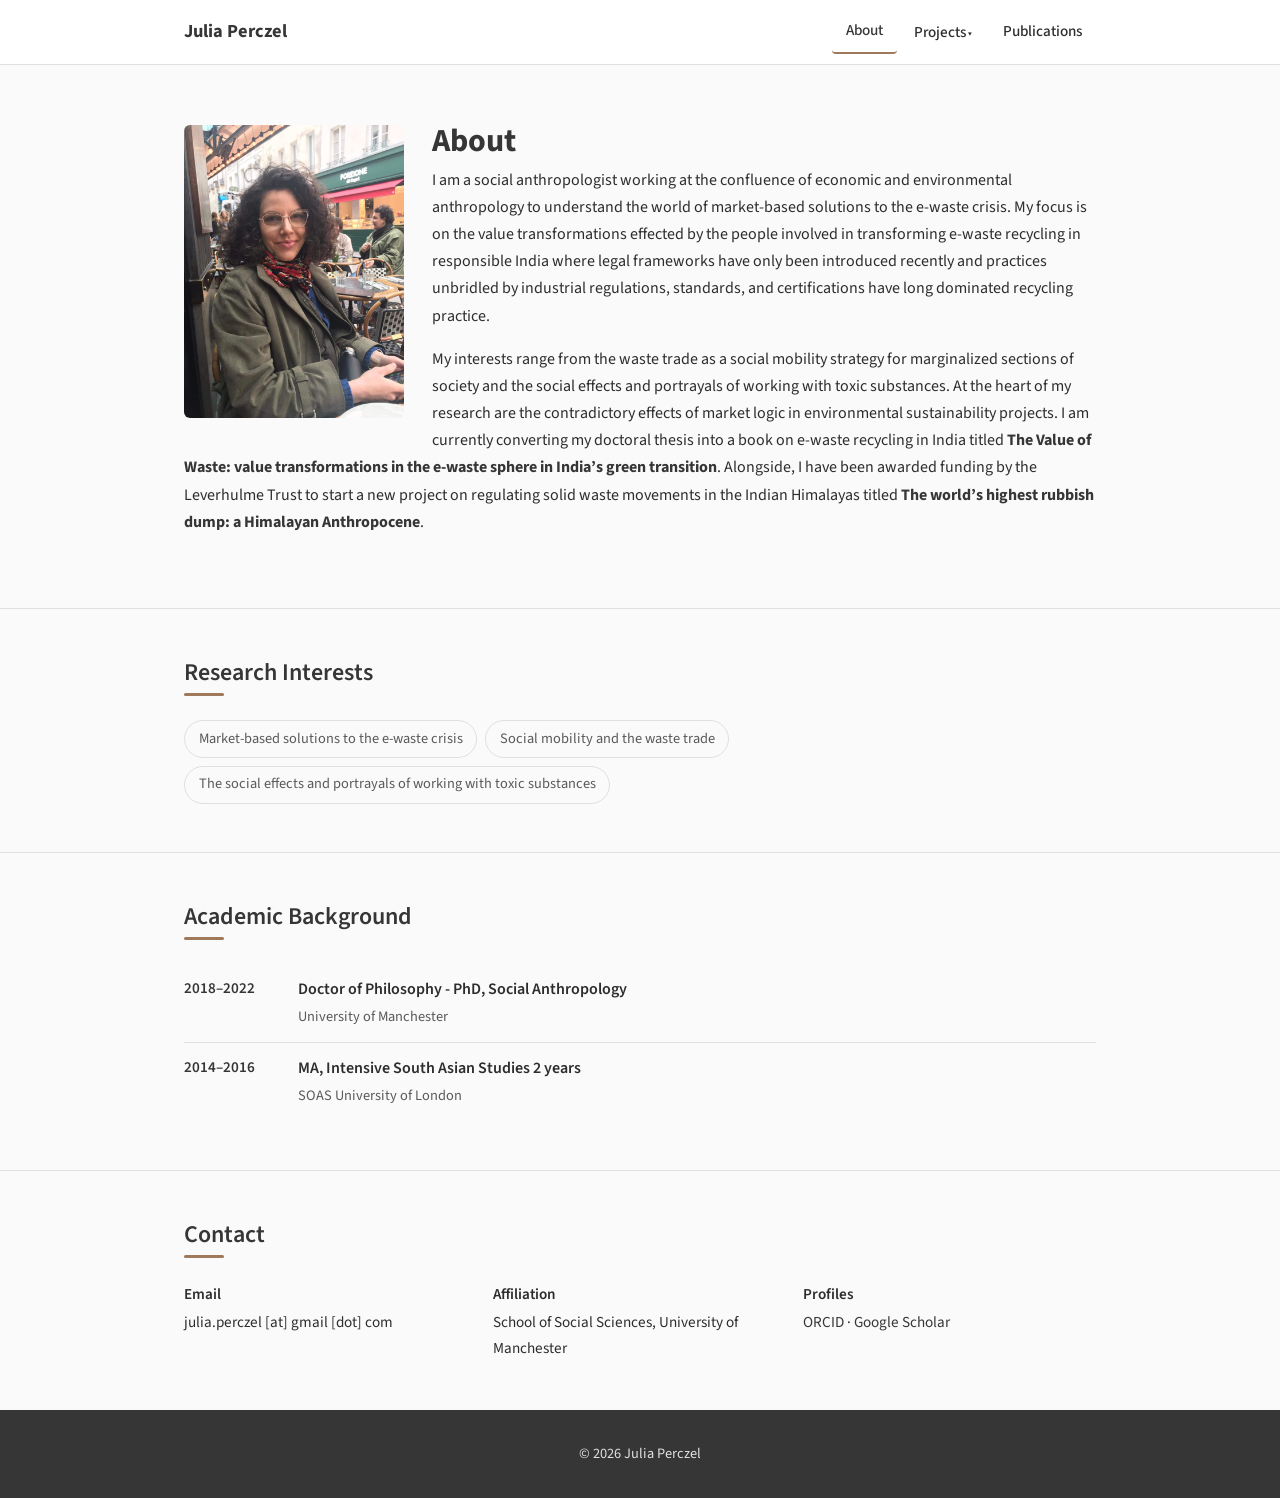
<file: index.html>
<!DOCTYPE html>
<html lang="en">

<head>
  <meta charset="UTF-8">
  <meta name="viewport" content="width=device-width, initial-scale=1.0">
  <title>About — Julia Perczel</title>
  <meta name="description" content="Julia Perczel — social anthropologist researching market-based solutions to the e-waste crisis and waste in the Indian Himalayas.">
  <meta property="og:title" content="Julia Perczel — Social Anthropologist">
  <meta property="og:description" content="Social anthropologist researching market-based solutions to the e-waste crisis and waste in the Indian Himalayas.">
  <meta property="og:type" content="website">
  <link rel="icon" href="data:image/svg+xml,<svg xmlns='http://www.w3.org/2000/svg' viewBox='0 0 64 64'><rect width='64' height='64' rx='10' fill='%23363636'/><text x='32' y='44' font-family='sans-serif' font-size='34' font-weight='700' fill='%23ffffff' text-anchor='middle'>JP</text></svg>">
  <link rel="preconnect" href="https://fonts.googleapis.com">
  <link rel="preconnect" href="https://fonts.gstatic.com" crossorigin>
  <link href="https://fonts.googleapis.com/css2?family=Source+Sans+3:wght@400;500;600;700&display=swap"
    rel="stylesheet">
  <link rel="stylesheet" href="css/style.css">
</head>

<body>

  <!-- Header -->
  <header class="site-header">
    <div class="container">
      <a href="index.html" class="site-title">Julia Perczel</a>
      <button class="menu-toggle" aria-label="Toggle navigation" aria-expanded="false">
        <span></span><span></span><span></span>
      </button>
      <nav>
        <ul class="nav-list" id="nav-list">
          <li><a href="index.html" class="active">About</a></li>
          <li class="dropdown">
            <button type="button" class="dropdown-toggle" aria-haspopup="true" aria-expanded="false">Projects</button>
            <ul class="dropdown-menu">
              <li><a href="e-waste.html">E-Waste</a></li>
              <li><a href="himalayan-waste.html">Himalayan Waste</a></li>
            </ul>
          </li>
          <li><a href="publications.html">Publications</a></li>
        </ul>
      </nav>
    </div>
  </header>

  <main>
    <!-- Hero -->
    <section class="hero">
      <div class="container">

        <img src="images/profile.JPG" alt="Julia Perczel" class="profile-image">
        <h1>About</h1>
        <!-- <p class="subtitle">Social Anthropologist</p> -->
        <p>I am a social anthropologist working at the confluence of economic and environmental anthropology to
          understand the world of market-based solutions to the e-waste crisis. My focus is on the value
          transformations effected by the people involved in transforming e-waste recycling in responsible India
          where legal frameworks have only been introduced recently and practices unbridled by industrial
          regulations, standards, and certifications have long dominated recycling practice.</p>
        <p>My interests range from the waste trade as a social mobility
          strategy for marginalized sections of society and the social
          effects and portrayals of working with toxic substances. At the
          heart of my research are the contradictory effects of market logic
          in environmental sustainability projects. I am currently converting
          my doctoral thesis into a book on e-waste recycling in India titled
          <a href="e-waste.html"><strong>The Value of Waste: value transformations in the e-waste sphere
              in India’s green transition</strong></a>. Alongside, I have been awarded funding
          by the Leverhulme Trust to start a new project on regulating solid
          waste movements in the Indian Himalayas titled
          <a href="himalayan-waste.html"><strong>The world’s highest rubbish dump:
              a Himalayan Anthropocene</strong></a>.
        </p>
      </div>
    </section>

    <!-- Research Interests -->
    <section>
      <div class="container">
        <h2 class="section-heading">Research Interests</h2>
        <ul class="interests-list">
          <li>Market-based solutions to the e-waste crisis</li>
          <li>Social mobility and the waste trade</li>
          <li>The social effects and portrayals of working with toxic substances</li>
        </ul>
      </div>
    </section>

    <!-- Academic Background -->
    <section>
      <div class="container">
        <h2 class="section-heading">Academic Background</h2>
        <div class="timeline">
          <div class="timeline-entry">
            <div class="timeline-year">2018–2022</div>
            <div class="timeline-desc">
              <strong>Doctor of Philosophy - PhD, Social Anthropology</strong>
              <span>University of Manchester</span>
            </div>
          </div>
          <div class="timeline-entry">
            <div class="timeline-year">2014–2016</div>
            <div class="timeline-desc">
              <strong>MA, Intensive South Asian Studies 2 years</strong>
              <span>SOAS University of London</span>
            </div>
          </div>
        </div>
      </div>
    </section>

    <!-- Contact -->
    <section>
      <div class="container">
        <h2 class="section-heading">Contact</h2>
        <div class="contact-grid">
          <div class="contact-item">
            <strong>Email</strong>
            <span>julia.perczel [at] gmail [dot] com</span>
          </div>
          <div class="contact-item">
            <strong>Affiliation</strong>
            School of Social Sciences, University of Manchester
          </div>
          <div class="contact-item">
            <strong>Profiles</strong>
            <a href="https://orcid.org/0000-0003-0117-3803" target="_blank" rel="noopener">ORCID</a> · <a
              href="https://scholar.google.com/citations?user=1sy3N78AAAAJ&hl=en&oi=ao" target="_blank" rel="noopener">Google Scholar</a>
          </div>
        </div>
      </div>
    </section>
  </main>

  <!-- Footer -->
  <footer class="site-footer">
    <div class="container">
      <div class="footer-inner">
        <span>&copy; 2026 Julia Perczel</span>
      </div>
    </div>
  </footer>

  <script>
    (function () {
      var btn = document.querySelector('.menu-toggle');
      var nav = document.getElementById('nav-list');
      btn.addEventListener('click', function () {
        var open = nav.classList.toggle('open');
        btn.setAttribute('aria-expanded', open);
      });

      document.querySelectorAll('.dropdown-toggle').forEach(function (toggle) {
        toggle.addEventListener('click', function (e) {
          e.preventDefault();
          var dropdown = toggle.closest('.dropdown');
          var open = dropdown.classList.toggle('open');
          toggle.setAttribute('aria-expanded', open);
        });
      });

      document.addEventListener('click', function (e) {
        if (!e.target.closest('.dropdown')) {
          document.querySelectorAll('.dropdown.open').forEach(function (d) {
            d.classList.remove('open');
            var t = d.querySelector('.dropdown-toggle');
            if (t) t.setAttribute('aria-expanded', 'false');
          });
        }
      });
    })();
  </script>

</body>

</html>
</file>
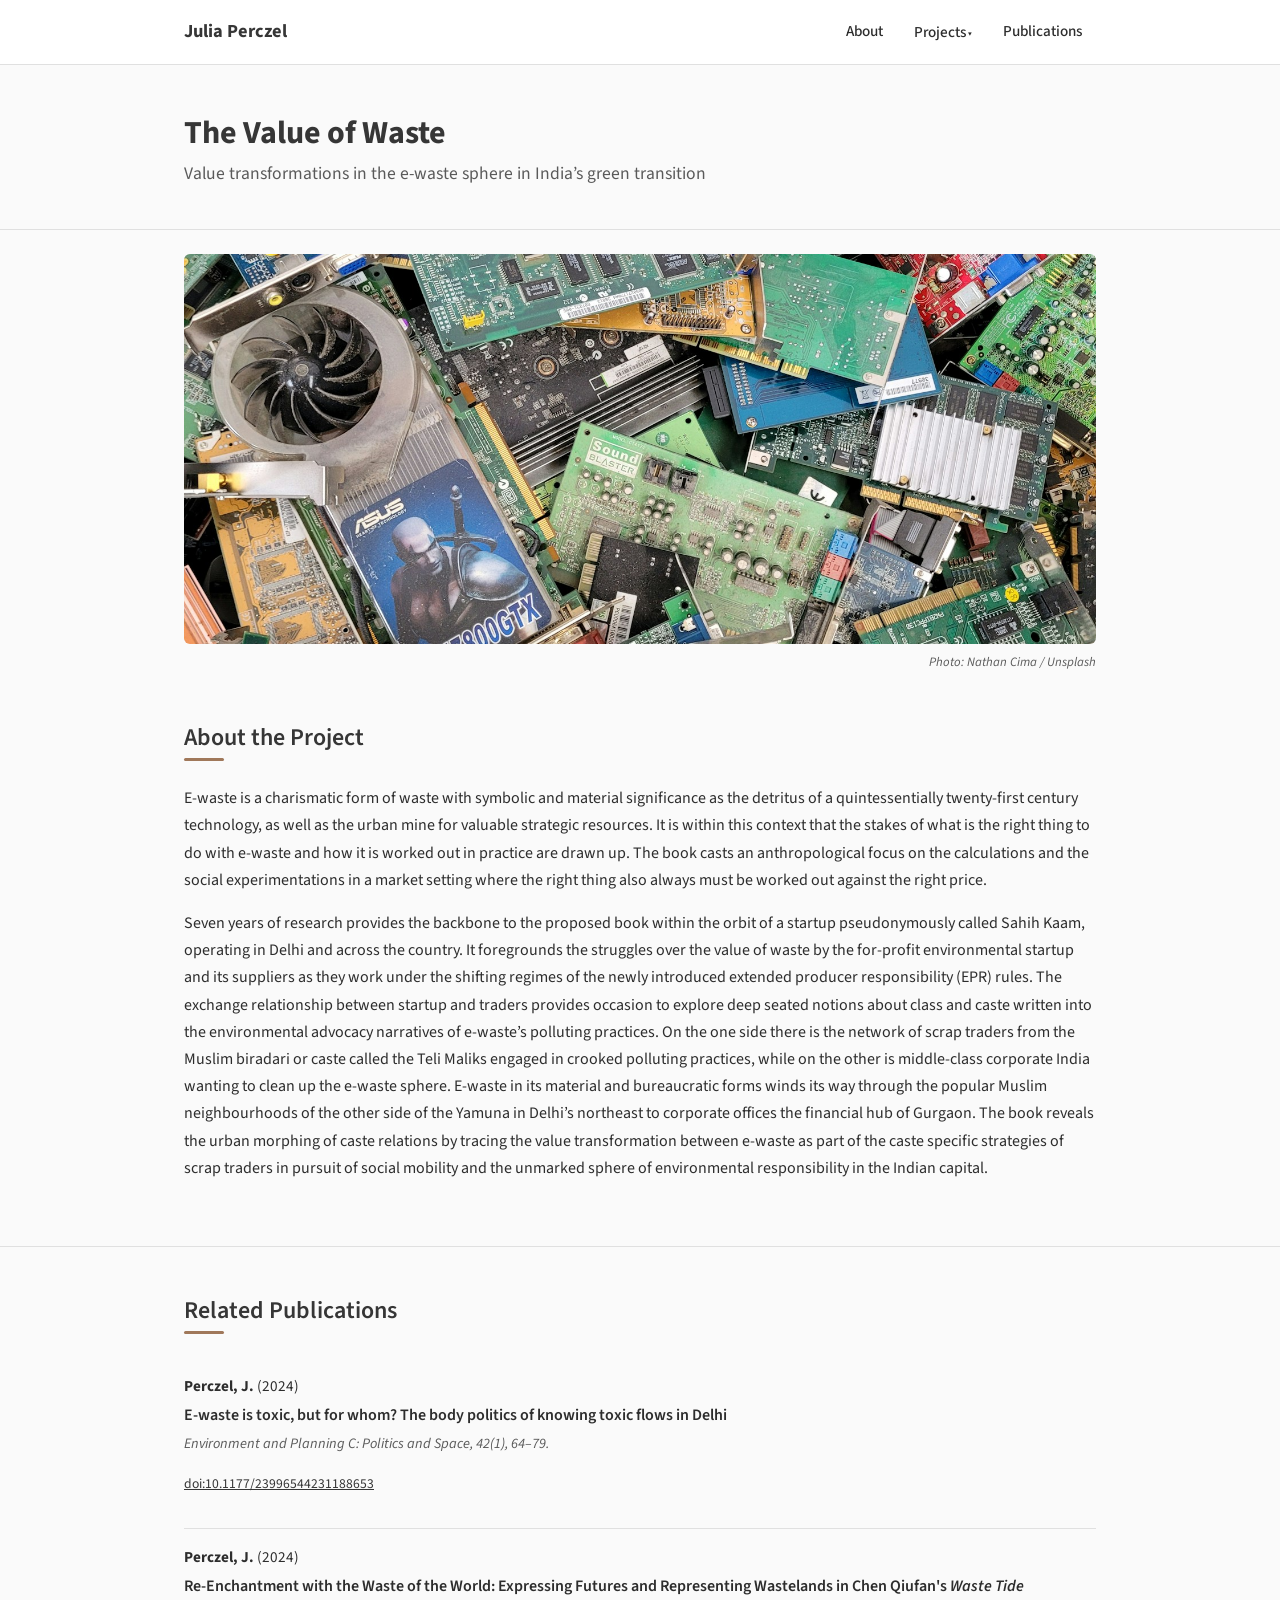
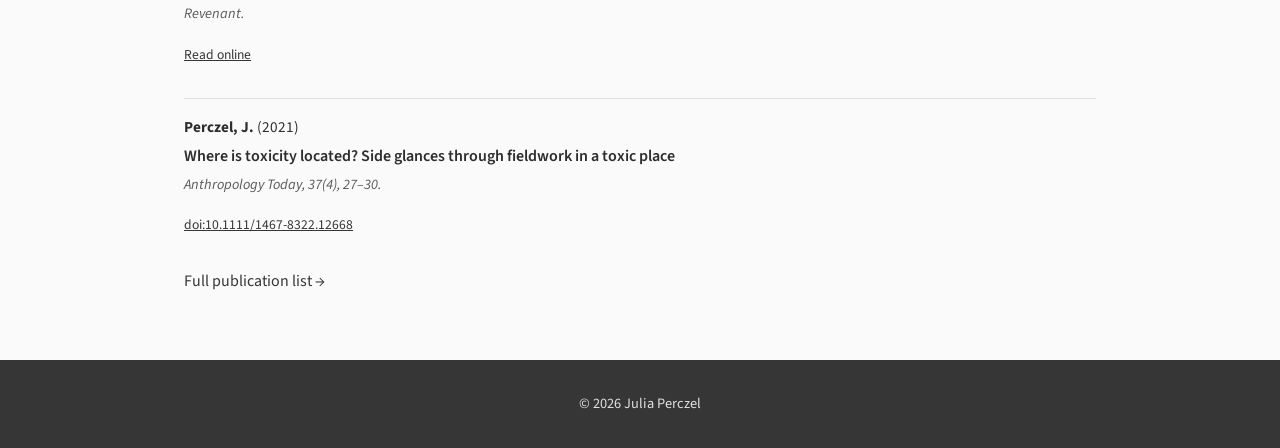
<file: e-waste.html>
<!DOCTYPE html>
<html lang="en">

<head>
  <meta charset="UTF-8">
  <meta name="viewport" content="width=device-width, initial-scale=1.0">
  <title>The Value of Waste — Julia Perczel</title>
  <meta name="description" content="The Value of Waste — Julia Perczel's book project on e-waste recycling and value transformations in India's green transition.">
  <meta property="og:title" content="The Value of Waste — Julia Perczel">
  <meta property="og:description" content="A book project on e-waste recycling and value transformations in India's green transition.">
  <meta property="og:type" content="website">
  <link rel="icon" href="data:image/svg+xml,<svg xmlns='http://www.w3.org/2000/svg' viewBox='0 0 64 64'><rect width='64' height='64' rx='10' fill='%23363636'/><text x='32' y='44' font-family='sans-serif' font-size='34' font-weight='700' fill='%23ffffff' text-anchor='middle'>JP</text></svg>">
  <link rel="preconnect" href="https://fonts.googleapis.com">
  <link rel="preconnect" href="https://fonts.gstatic.com" crossorigin>
  <link href="https://fonts.googleapis.com/css2?family=Source+Sans+3:wght@400;500;600;700&display=swap"
    rel="stylesheet">
  <link rel="stylesheet" href="css/style.css">
</head>

<body>

  <header class="site-header">
    <div class="container">
      <a href="index.html" class="site-title">Julia Perczel</a>
      <button class="menu-toggle" aria-label="Toggle navigation" aria-expanded="false">
        <span></span><span></span><span></span>
      </button>
      <nav>
        <ul class="nav-list" id="nav-list">
          <li><a href="index.html">About</a></li>
          <li class="dropdown">
            <button type="button" class="dropdown-toggle active" aria-haspopup="true" aria-expanded="false">Projects</button>
            <ul class="dropdown-menu">
              <li><a href="e-waste.html" class="active">E-Waste</a></li>
              <li><a href="himalayan-waste.html">Himalayan Waste</a></li>
            </ul>
          </li>
          <li><a href="publications.html">Publications</a></li>
        </ul>
      </nav>
    </div>
  </header>

  <main>
    <section class="page-header">
      <div class="container">
        <h1>The Value of Waste</h1>
        <p class="subtitle">Value transformations in the e-waste sphere in India’s green transition</p>
      </div>
    </section>

    <section class="project-hero-image">
      <div class="container">
        <img src="images/e-waste-hero.jpg" alt="A pile of assorted electronic components" class="project-hero">
        <p class="hero-credit">Photo: <a href="https://unsplash.com/photos/G09BIFdUAGU" target="_blank" rel="noopener">Nathan Cima / Unsplash</a></p>
      </div>
    </section>

    <section>
      <div class="container">
        <h2 class="section-heading">About the Project</h2>
        <p>E-waste is a charismatic form of waste with symbolic and material significance as the detritus of a
          quintessentially twenty-first century technology, as well as the urban mine for valuable strategic resources.
          It is within this context that the stakes of what is the right thing to do with e-waste and how it is worked
          out in practice are drawn up. The book casts an anthropological focus on the calculations and the social
          experimentations in a market setting where the right thing also always must be worked out against the right
          price.</p>
        <p>Seven years of research provides the backbone to the proposed book within the orbit of a startup
          pseudonymously called Sahih Kaam, operating in Delhi and across the country. It foregrounds the struggles over
          the value of waste by the for-profit environmental startup and its suppliers as they work under the shifting
          regimes of the newly introduced extended producer responsibility (EPR) rules. The exchange relationship
          between startup and traders provides occasion to explore deep seated notions about class and caste written
          into the environmental advocacy narratives of e-waste’s polluting practices. On the one side there is the
          network of scrap traders from the Muslim biradari or caste called the Teli Maliks engaged in crooked polluting
          practices, while on the other is middle-class corporate India wanting to clean up the e-waste sphere. E-waste
          in its material and bureaucratic forms winds its way through the popular Muslim neighbourhoods of the other
          side of the Yamuna in Delhi’s northeast to corporate offices the financial hub of Gurgaon. The book reveals
          the urban morphing of caste relations by tracing the value transformation between e-waste as part of the caste
          specific strategies of scrap traders in pursuit of social mobility and the unmarked sphere of environmental
          responsibility in the Indian capital.</p>

      </div>
    </section>

    <section>
      <div class="container">
        <h2 class="section-heading">Related Publications</h2>

        <div class="pub-entry">
          <p class="authors"><span class="highlight">Perczel, J.</span> (2024)</p>
          <p class="pub-title">E-waste is toxic, but for whom? The body politics of knowing toxic flows in Delhi</p>
          <p class="pub-venue">Environment and Planning C: Politics and Space, 42(1), 64–79.</p>
          <p class="pub-doi"><a href="https://doi.org/10.1177/23996544231188653" target="_blank" rel="noopener">doi:10.1177/23996544231188653</a>
          </p>
        </div>

        <div class="pub-entry">
          <p class="authors"><span class="highlight">Perczel, J.</span> (2024)</p>
          <p class="pub-title">Re-Enchantment with the Waste of the World: Expressing Futures and Representing
            Wastelands in Chen Qiufan's <em>Waste Tide</em></p>
          <p class="pub-venue">Revenant.</p>
          <p class="pub-doi"><a
              href="https://www.revenantjournal.com/contents/re-enchantment-with-the-waste-of-the-world-expressing-futures-and-representing-wastelands-in-chen-qiufans-waste-tide/"
              target="_blank" rel="noopener">Read online</a></p>
        </div>

        <div class="pub-entry">
          <p class="authors"><span class="highlight">Perczel, J.</span> (2021)</p>
          <p class="pub-title">Where is toxicity located? Side glances through fieldwork in a toxic place</p>
          <p class="pub-venue">Anthropology Today, 37(4), 27–30.</p>
          <p class="pub-doi"><a href="https://doi.org/10.1111/1467-8322.12668" target="_blank" rel="noopener">doi:10.1111/1467-8322.12668</a></p>
        </div>

        <p class="pub-more"><a href="publications.html">Full publication list →</a></p>
      </div>
    </section>
  </main>

  <footer class="site-footer">
    <div class="container">
      <div class="footer-inner">
        <span>&copy; 2026 Julia Perczel</span>
      </div>
    </div>
  </footer>

  <script>
    (function () {
      var btn = document.querySelector('.menu-toggle');
      var nav = document.getElementById('nav-list');
      btn.addEventListener('click', function () {
        var open = nav.classList.toggle('open');
        btn.setAttribute('aria-expanded', open);
      });

      document.querySelectorAll('.dropdown-toggle').forEach(function (toggle) {
        toggle.addEventListener('click', function (e) {
          e.preventDefault();
          var dropdown = toggle.closest('.dropdown');
          var open = dropdown.classList.toggle('open');
          toggle.setAttribute('aria-expanded', open);
        });
      });

      document.addEventListener('click', function (e) {
        if (!e.target.closest('.dropdown')) {
          document.querySelectorAll('.dropdown.open').forEach(function (d) {
            d.classList.remove('open');
            var t = d.querySelector('.dropdown-toggle');
            if (t) t.setAttribute('aria-expanded', 'false');
          });
        }
      });
    })();
  </script>

</body>

</html>
</file>
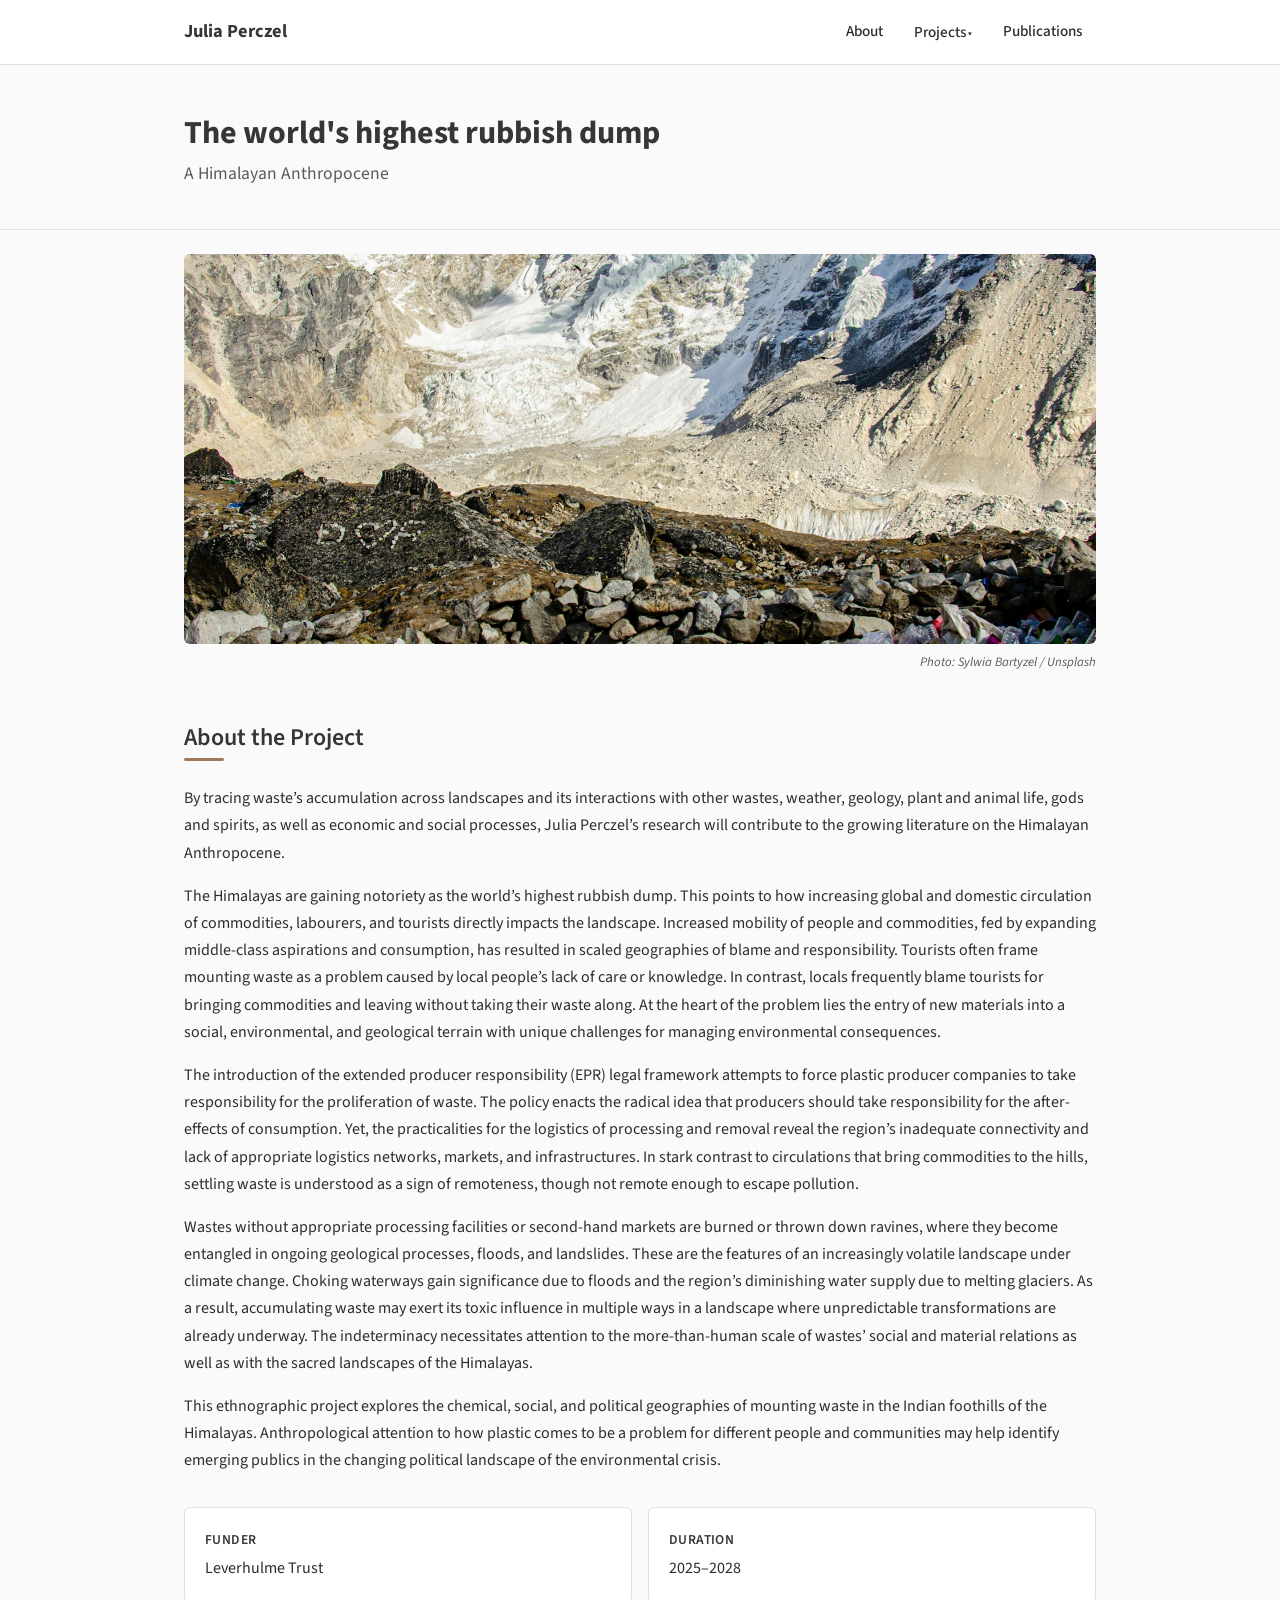
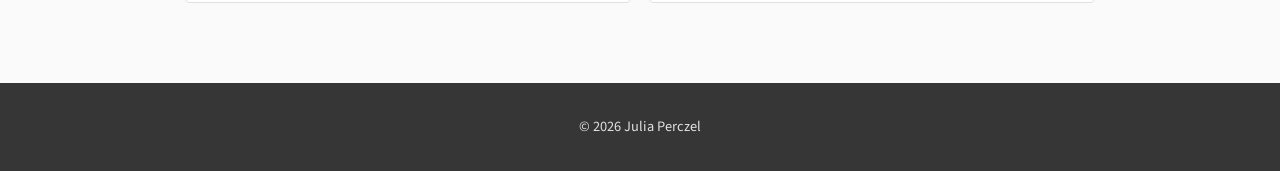
<file: himalayan-waste.html>
<!DOCTYPE html>
<html lang="en">

<head>
  <meta charset="UTF-8">
  <meta name="viewport" content="width=device-width, initial-scale=1.0">
  <title>The world's highest rubbish dump — Julia Perczel</title>
  <meta name="description" content="The world's highest rubbish dump — Julia Perczel's Leverhulme-funded project on waste and the Himalayan Anthropocene.">
  <meta property="og:title" content="The world's highest rubbish dump — Julia Perczel">
  <meta property="og:description" content="A Leverhulme-funded ethnographic project on waste and the Himalayan Anthropocene.">
  <meta property="og:type" content="website">
  <link rel="icon" href="data:image/svg+xml,<svg xmlns='http://www.w3.org/2000/svg' viewBox='0 0 64 64'><rect width='64' height='64' rx='10' fill='%23363636'/><text x='32' y='44' font-family='sans-serif' font-size='34' font-weight='700' fill='%23ffffff' text-anchor='middle'>JP</text></svg>">
  <link rel="preconnect" href="https://fonts.googleapis.com">
  <link rel="preconnect" href="https://fonts.gstatic.com" crossorigin>
  <link href="https://fonts.googleapis.com/css2?family=Source+Sans+3:wght@400;500;600;700&display=swap"
    rel="stylesheet">
  <link rel="stylesheet" href="css/style.css">
</head>

<body>

  <header class="site-header">
    <div class="container">
      <a href="index.html" class="site-title">Julia Perczel</a>
      <button class="menu-toggle" aria-label="Toggle navigation" aria-expanded="false">
        <span></span><span></span><span></span>
      </button>
      <nav>
        <ul class="nav-list" id="nav-list">
          <li><a href="index.html">About</a></li>
          <li class="dropdown">
            <button type="button" class="dropdown-toggle active" aria-haspopup="true" aria-expanded="false">Projects</button>
            <ul class="dropdown-menu">
              <li><a href="e-waste.html">E-Waste</a></li>
              <li><a href="himalayan-waste.html" class="active">Himalayan Waste</a></li>
            </ul>
          </li>
          <li><a href="publications.html">Publications</a></li>
        </ul>
      </nav>
    </div>
  </header>

  <main>
    <section class="page-header">
      <div class="container">
        <h1>The world's highest rubbish dump</h1>
        <p class="subtitle">A Himalayan Anthropocene</p>
      </div>
    </section>

    <section class="project-hero-image">
      <div class="container">
        <img src="images/himalayan-hero.jpg" alt="Snow-covered rocky mountain" class="project-hero">
        <p class="hero-credit">Photo: <a href="https://unsplash.com/photos/amAhBrvmVQc" target="_blank" rel="noopener">Sylwia Bartyzel / Unsplash</a></p>
      </div>
    </section>

    <section>
      <div class="container">
        <h2 class="section-heading">About the Project</h2>
        <p>By tracing waste’s accumulation across landscapes and its interactions with other wastes, weather, geology,
          plant and animal life, gods and spirits, as well as economic and social processes, Julia Perczel’s research
          will contribute to the growing literature on the Himalayan Anthropocene.</p>
        <p>The Himalayas are gaining notoriety as the world’s highest rubbish dump. This points to how increasing global
          and domestic circulation of commodities, labourers, and tourists directly impacts the landscape. Increased
          mobility of people and commodities, fed by expanding middle-class aspirations and consumption, has resulted in
          scaled geographies of blame and responsibility. Tourists often frame mounting waste as a problem caused by
          local people’s lack of care or knowledge. In contrast, locals frequently blame tourists for bringing
          commodities and leaving without taking their waste along. At the heart of the problem lies the entry of new
          materials into a social, environmental, and geological terrain with unique challenges for managing
          environmental consequences.</p>
        <p>The introduction of the extended producer responsibility (EPR) legal framework attempts to force plastic
          producer companies to take responsibility for the proliferation of waste. The policy enacts the radical idea
          that producers should take responsibility for the after-effects of consumption. Yet, the practicalities for
          the logistics of processing and removal reveal the region’s inadequate connectivity and lack of appropriate
          logistics networks, markets, and infrastructures. In stark contrast to circulations that bring commodities to
          the hills, settling waste is understood as a sign of remoteness, though not remote enough to escape pollution.
        </p>
        <p>Wastes without appropriate processing facilities or second-hand markets are burned or thrown down ravines,
          where they become entangled in ongoing geological processes, floods, and landslides. These are the features of
          an increasingly volatile landscape under climate change. Choking waterways gain significance due to floods and
          the region’s diminishing water supply due to melting glaciers. As a result, accumulating waste may exert its
          toxic influence in multiple ways in a landscape where unpredictable transformations are already underway. The
          indeterminacy necessitates attention to the more-than-human scale of wastes’ social and material relations as
          well as with the sacred landscapes of the Himalayas.</p>
        <p>This ethnographic project explores the chemical, social, and political geographies of mounting waste in the
          Indian foothills of the Himalayas. Anthropological attention to how plastic comes to be a problem for
          different people and communities may help identify emerging publics in the changing political landscape of the
          environmental crisis.</p>
        <div class="detail-cards">
          <div class="detail-card">
            <strong>Funder</strong>
            Leverhulme Trust
          </div>
          <div class="detail-card">
            <strong>Duration</strong>
            2025–2028
          </div>
          <!-- <div class="detail-card">
            <strong>Collaborators</strong>
            ~TBC~
          </div> -->
        </div>
      </div>
    </section>

  </main>

  <footer class="site-footer">
    <div class="container">
      <div class="footer-inner">
        <span>&copy; 2026 Julia Perczel</span>
      </div>
    </div>
  </footer>

  <script>
    (function () {
      var btn = document.querySelector('.menu-toggle');
      var nav = document.getElementById('nav-list');
      btn.addEventListener('click', function () {
        var open = nav.classList.toggle('open');
        btn.setAttribute('aria-expanded', open);
      });

      document.querySelectorAll('.dropdown-toggle').forEach(function (toggle) {
        toggle.addEventListener('click', function (e) {
          e.preventDefault();
          var dropdown = toggle.closest('.dropdown');
          var open = dropdown.classList.toggle('open');
          toggle.setAttribute('aria-expanded', open);
        });
      });

      document.addEventListener('click', function (e) {
        if (!e.target.closest('.dropdown')) {
          document.querySelectorAll('.dropdown.open').forEach(function (d) {
            d.classList.remove('open');
            var t = d.querySelector('.dropdown-toggle');
            if (t) t.setAttribute('aria-expanded', 'false');
          });
        }
      });
    })();
  </script>

</body>

</html>
</file>
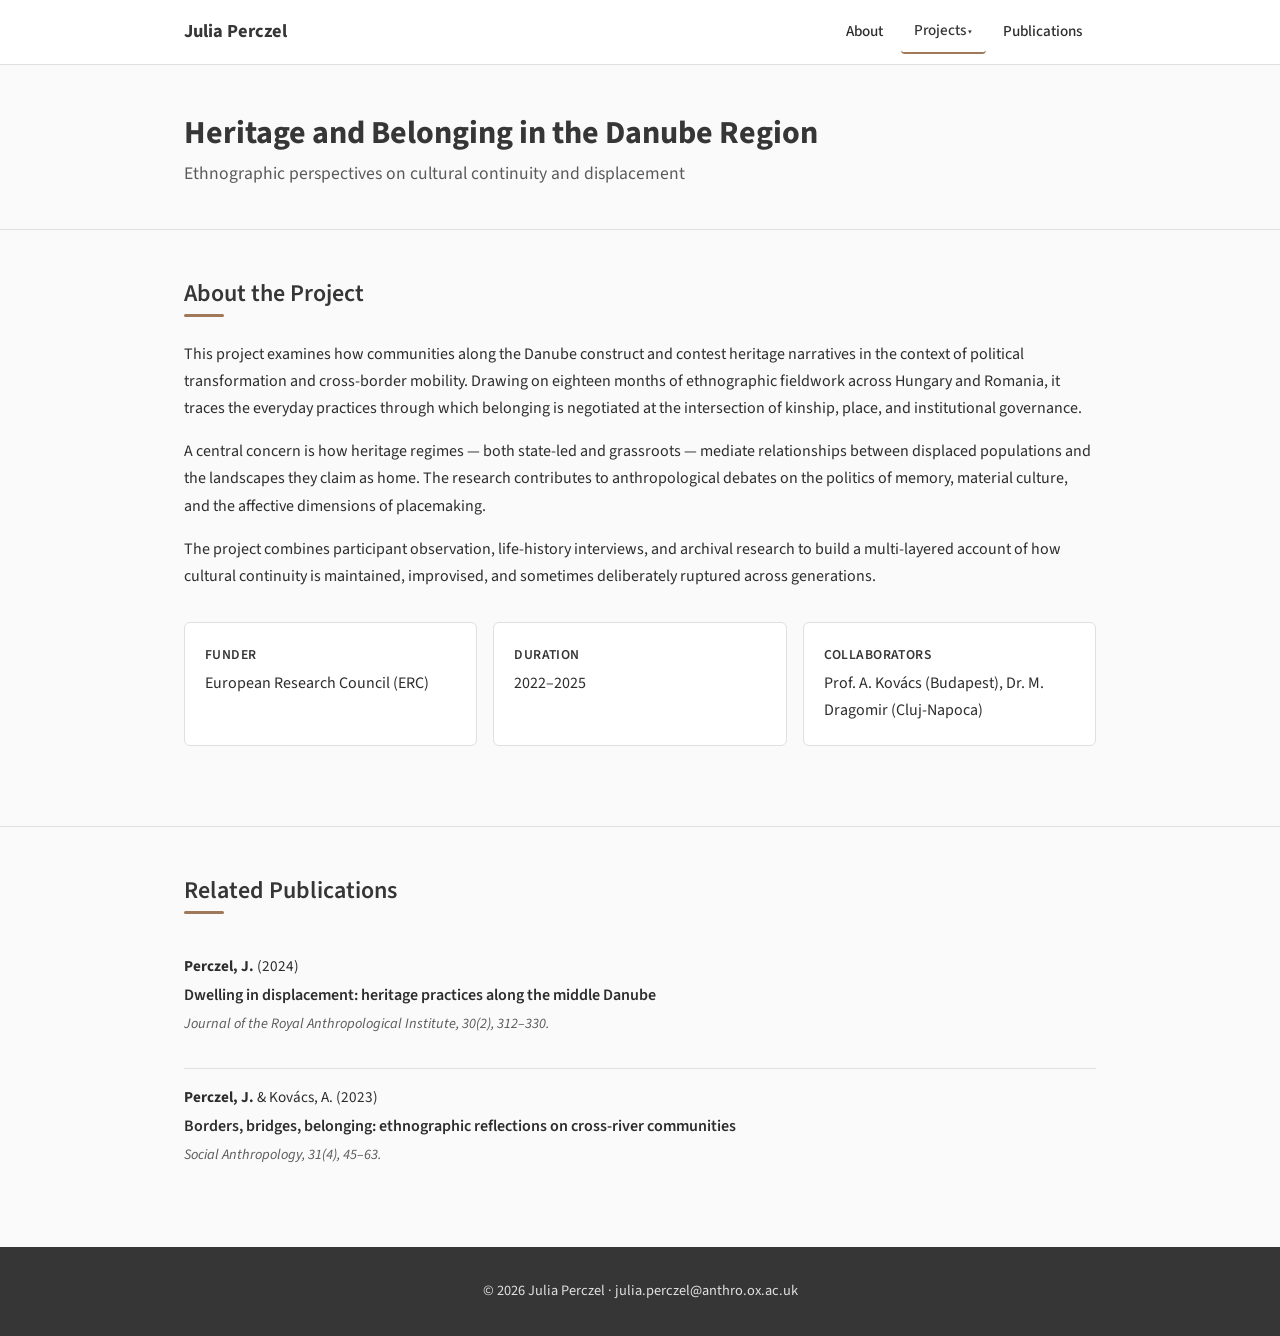
<file: project-i.html>
<!DOCTYPE html>
<html lang="en">
<head>
  <meta charset="UTF-8">
  <meta name="viewport" content="width=device-width, initial-scale=1.0">
  <title>Project I — Julia Perczel</title>
  <link rel="preconnect" href="https://fonts.googleapis.com">
  <link rel="preconnect" href="https://fonts.gstatic.com" crossorigin>
  <link href="https://fonts.googleapis.com/css2?family=Source+Sans+3:wght@400;500;600;700&display=swap" rel="stylesheet">
  <link rel="stylesheet" href="css/style.css">
</head>
<body>

  <header class="site-header">
    <div class="container">
      <a href="index.html" class="site-title">Julia Perczel</a>
      <button class="menu-toggle" aria-label="Toggle navigation" aria-expanded="false">
        <span></span><span></span><span></span>
      </button>
      <nav>
        <ul class="nav-list" id="nav-list">
          <li><a href="index.html">About</a></li>
          <li class="dropdown">
            <a href="#" class="dropdown-toggle active">Projects</a>
            <ul class="dropdown-menu">
              <li><a href="project-i.html" class="active">Project I</a></li>
              <li><a href="project-ii.html">Project II</a></li>
            </ul>
          </li>
          <li><a href="publications.html">Publications</a></li>
        </ul>
      </nav>
    </div>
  </header>

  <main>
    <section class="page-header">
      <div class="container">
        <h1>Heritage and Belonging in the Danube Region</h1>
        <p class="subtitle">Ethnographic perspectives on cultural continuity and displacement</p>
      </div>
    </section>

    <section>
      <div class="container">
        <h2 class="section-heading">About the Project</h2>
        <p>This project examines how communities along the Danube construct and contest heritage narratives in the context of political transformation and cross-border mobility. Drawing on eighteen months of ethnographic fieldwork across Hungary and Romania, it traces the everyday practices through which belonging is negotiated at the intersection of kinship, place, and institutional governance.</p>
        <p>A central concern is how heritage regimes — both state-led and grassroots — mediate relationships between displaced populations and the landscapes they claim as home. The research contributes to anthropological debates on the politics of memory, material culture, and the affective dimensions of placemaking.</p>
        <p>The project combines participant observation, life-history interviews, and archival research to build a multi-layered account of how cultural continuity is maintained, improvised, and sometimes deliberately ruptured across generations.</p>

        <div class="detail-cards">
          <div class="detail-card">
            <strong>Funder</strong>
            European Research Council (ERC)
          </div>
          <div class="detail-card">
            <strong>Duration</strong>
            2022–2025
          </div>
          <div class="detail-card">
            <strong>Collaborators</strong>
            Prof. A. Kovács (Budapest), Dr. M. Dragomir (Cluj-Napoca)
          </div>
        </div>
      </div>
    </section>

    <section>
      <div class="container">
        <h2 class="section-heading">Related Publications</h2>
        <div class="pub-entry">
          <p class="authors"><span class="highlight">Perczel, J.</span> (2024)</p>
          <p class="pub-title">Dwelling in displacement: heritage practices along the middle Danube</p>
          <p class="pub-venue">Journal of the Royal Anthropological Institute, 30(2), 312–330.</p>
        </div>
        <div class="pub-entry">
          <p class="authors"><span class="highlight">Perczel, J.</span> &amp; Kovács, A. (2023)</p>
          <p class="pub-title">Borders, bridges, belonging: ethnographic reflections on cross-river communities</p>
          <p class="pub-venue">Social Anthropology, 31(4), 45–63.</p>
        </div>
      </div>
    </section>
  </main>

  <footer class="site-footer">
    <div class="container">
      <div class="footer-inner">
        <span>&copy; 2026 Julia Perczel · <a href="mailto:julia.perczel@anthro.ox.ac.uk">julia.perczel@anthro.ox.ac.uk</a></span>
      </div>
    </div>
  </footer>

  <script>
    (function () {
      var btn = document.querySelector('.menu-toggle');
      var nav = document.getElementById('nav-list');
      btn.addEventListener('click', function () {
        var open = nav.classList.toggle('open');
        btn.setAttribute('aria-expanded', open);
      });
    })();
  </script>

</body>
</html>
</file>
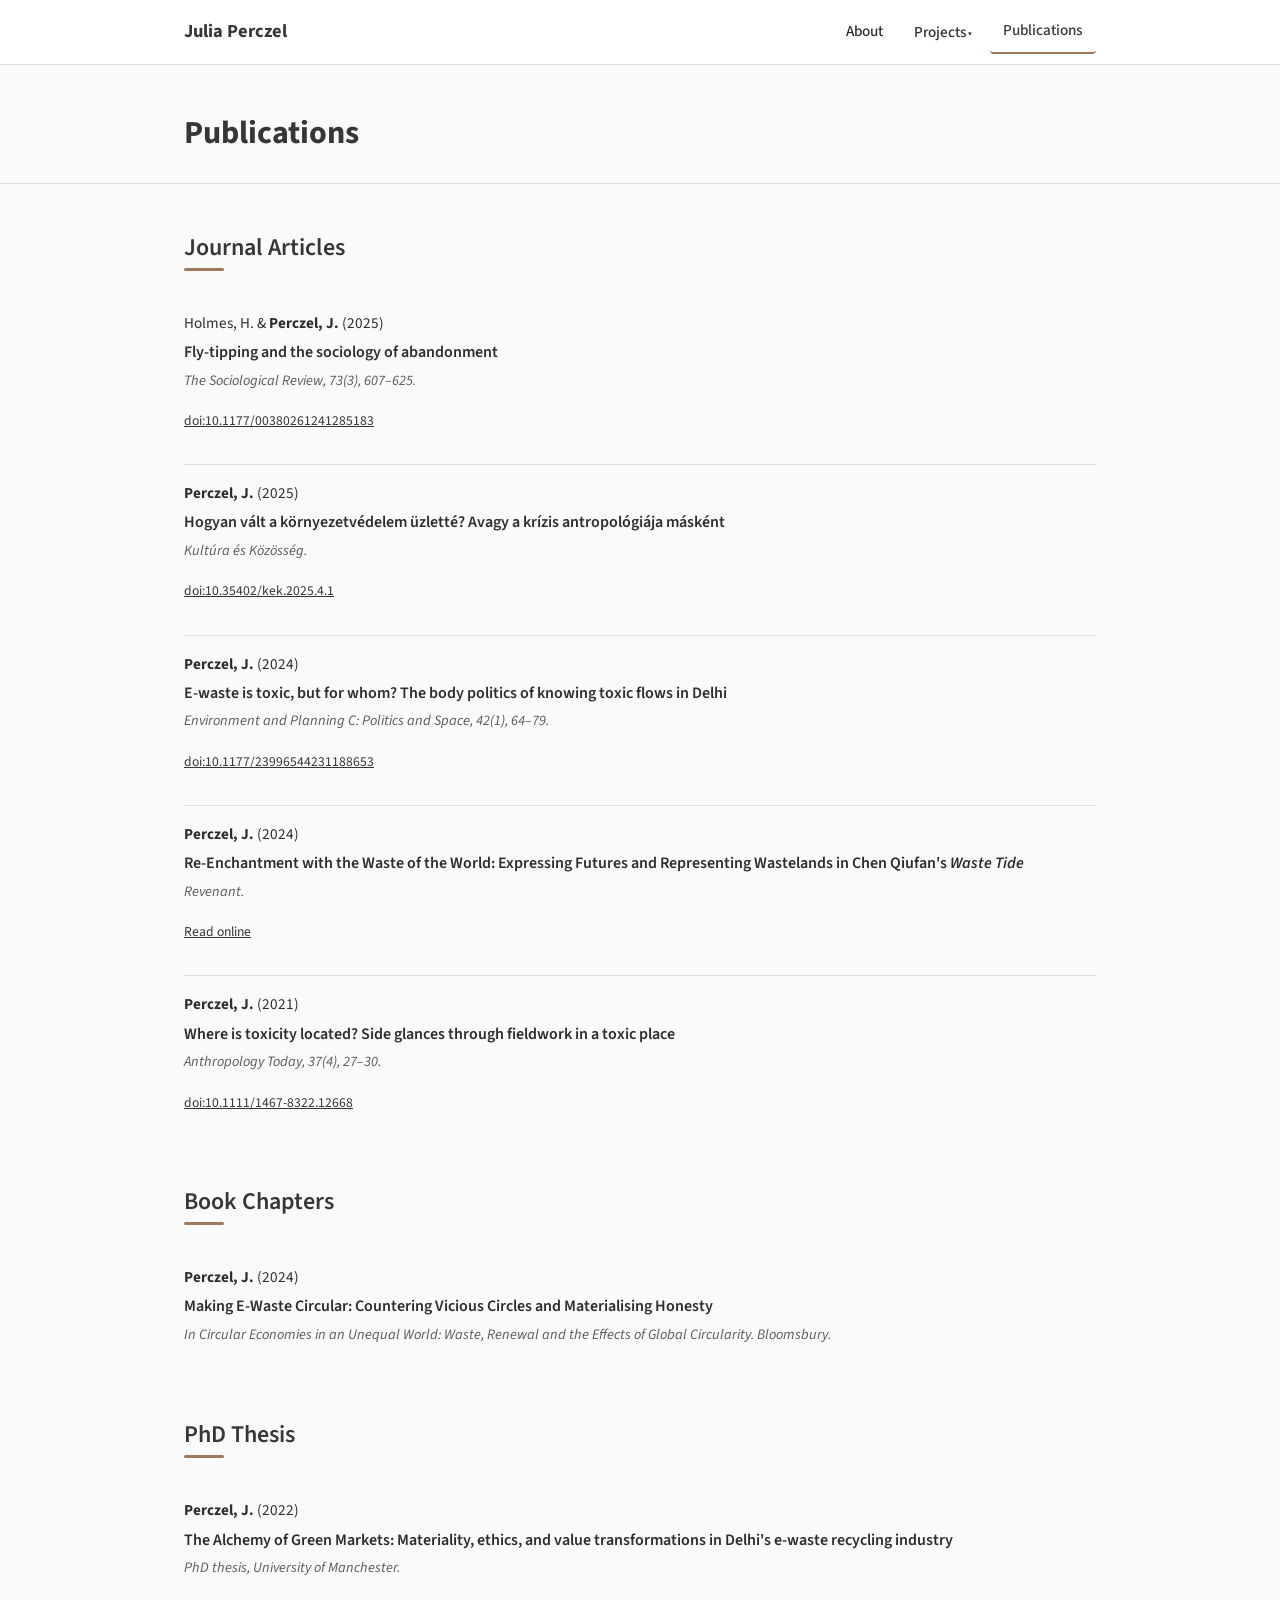
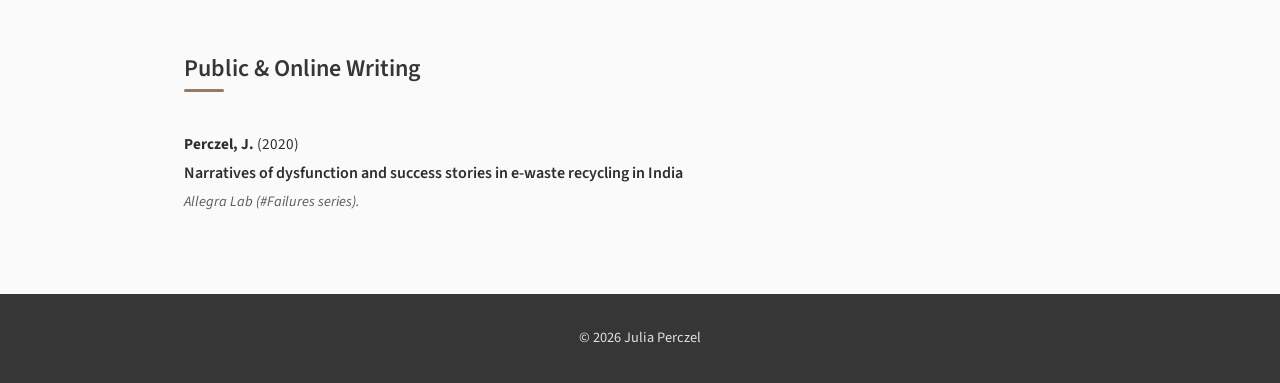
<file: publications.html>
<!DOCTYPE html>
<html lang="en">

<head>
  <meta charset="UTF-8">
  <meta name="viewport" content="width=device-width, initial-scale=1.0">
  <title>Publications — Julia Perczel</title>
  <meta name="description" content="Journal articles, book chapters, and public writing by Julia Perczel on waste, toxicity, and value in environmental anthropology.">
  <meta property="og:title" content="Publications — Julia Perczel">
  <meta property="og:description" content="Journal articles, book chapters, and public writing on waste, toxicity, and value in environmental anthropology.">
  <meta property="og:type" content="website">
  <link rel="icon" href="data:image/svg+xml,<svg xmlns='http://www.w3.org/2000/svg' viewBox='0 0 64 64'><rect width='64' height='64' rx='10' fill='%23363636'/><text x='32' y='44' font-family='sans-serif' font-size='34' font-weight='700' fill='%23ffffff' text-anchor='middle'>JP</text></svg>">
  <link rel="preconnect" href="https://fonts.googleapis.com">
  <link rel="preconnect" href="https://fonts.gstatic.com" crossorigin>
  <link href="https://fonts.googleapis.com/css2?family=Source+Sans+3:wght@400;500;600;700&display=swap"
    rel="stylesheet">
  <link rel="stylesheet" href="css/style.css">
</head>

<body>

  <header class="site-header">
    <div class="container">
      <a href="index.html" class="site-title">Julia Perczel</a>
      <button class="menu-toggle" aria-label="Toggle navigation" aria-expanded="false">
        <span></span><span></span><span></span>
      </button>
      <nav>
        <ul class="nav-list" id="nav-list">
          <li><a href="index.html">About</a></li>
          <li class="dropdown">
            <button type="button" class="dropdown-toggle" aria-haspopup="true" aria-expanded="false">Projects</button>
            <ul class="dropdown-menu">
              <li><a href="e-waste.html">E-Waste</a></li>
              <li><a href="himalayan-waste.html">Himalayan Waste</a></li>
            </ul>
          </li>
          <li><a href="publications.html" class="active">Publications</a></li>
        </ul>
      </nav>
    </div>
  </header>

  <main>
    <section class="page-header">
      <div class="container">
        <h1>Publications</h1>
      </div>
    </section>

    <section>
      <div class="container">

        <!-- Journal Articles -->
        <div class="pub-group">
          <h2 class="section-heading">Journal Articles</h2>

          <div class="pub-entry">
            <p class="authors">Holmes, H. &amp; <span class="highlight">Perczel, J.</span> (2025)</p>
            <p class="pub-title">Fly-tipping and the sociology of abandonment</p>
            <p class="pub-venue">The Sociological Review, 73(3), 607–625.</p>
            <p class="pub-doi"><a href="https://doi.org/10.1177/00380261241285183" target="_blank" rel="noopener">doi:10.1177/00380261241285183</a>
            </p>
          </div>

          <div class="pub-entry">
            <p class="authors"><span class="highlight">Perczel, J.</span> (2025)</p>
            <p class="pub-title" lang="hu">Hogyan vált a környezetvédelem üzletté? Avagy a krízis antropológiája másként</p>
            <p class="pub-venue" lang="hu">Kultúra és Közösség.</p>
            <p class="pub-doi"><a href="https://doi.org/10.35402/kek.2025.4.1" target="_blank" rel="noopener">doi:10.35402/kek.2025.4.1</a></p>
          </div>

          <div class="pub-entry">
            <p class="authors"><span class="highlight">Perczel, J.</span> (2024)</p>
            <p class="pub-title">E-waste is toxic, but for whom? The body politics of knowing toxic flows in Delhi</p>
            <p class="pub-venue">Environment and Planning C: Politics and Space, 42(1), 64–79.</p>
            <p class="pub-doi"><a href="https://doi.org/10.1177/23996544231188653" target="_blank" rel="noopener">doi:10.1177/23996544231188653</a>
            </p>
          </div>

          <div class="pub-entry">
            <p class="authors"><span class="highlight">Perczel, J.</span> (2024)</p>
            <p class="pub-title">Re-Enchantment with the Waste of the World: Expressing Futures and Representing
              Wastelands in Chen Qiufan's <em>Waste Tide</em></p>
            <p class="pub-venue">Revenant.</p>
            <p class="pub-doi"><a
                href="https://www.revenantjournal.com/contents/re-enchantment-with-the-waste-of-the-world-expressing-futures-and-representing-wastelands-in-chen-qiufans-waste-tide/"
                target="_blank" rel="noopener">Read online</a></p>
          </div>

          <div class="pub-entry">
            <p class="authors"><span class="highlight">Perczel, J.</span> (2021)</p>
            <p class="pub-title">Where is toxicity located? Side glances through fieldwork in a toxic place</p>
            <p class="pub-venue">Anthropology Today, 37(4), 27–30.</p>
            <p class="pub-doi"><a href="https://doi.org/10.1111/1467-8322.12668" target="_blank" rel="noopener">doi:10.1111/1467-8322.12668</a></p>
          </div>
        </div>

        <!-- Book Chapters -->
        <div class="pub-group">
          <h2 class="section-heading">Book Chapters</h2>

          <div class="pub-entry">
            <p class="authors"><span class="highlight">Perczel, J.</span> (2024)</p>
            <p class="pub-title">Making E-Waste Circular: Countering Vicious Circles and Materialising Honesty</p>
            <p class="pub-venue">In <em>Circular Economies in an Unequal World: Waste, Renewal and the Effects of Global
                Circularity</em>. Bloomsbury.</p>
          </div>
        </div>

        <!-- PhD Thesis -->
        <div class="pub-group">
          <h2 class="section-heading">PhD Thesis</h2>

          <div class="pub-entry">
            <p class="authors"><span class="highlight">Perczel, J.</span> (2022)</p>
            <p class="pub-title">The Alchemy of Green Markets: Materiality, ethics, and value transformations in Delhi's
              e-waste recycling industry</p>
            <p class="pub-venue">PhD thesis, University of Manchester.</p>
          </div>
        </div>

        <!-- Public & Online Writing -->
        <div class="pub-group">
          <h2 class="section-heading">Public &amp; Online Writing</h2>

          <div class="pub-entry">
            <p class="authors"><span class="highlight">Perczel, J.</span> (2020)</p>
            <p class="pub-title">Narratives of dysfunction and success stories in e-waste recycling in India</p>
            <p class="pub-venue">Allegra Lab (#Failures series).</p>
          </div>
        </div>

      </div>
    </section>
  </main>

  <footer class="site-footer">
    <div class="container">
      <div class="footer-inner">
        <span>&copy; 2026 Julia Perczel</span>
      </div>
    </div>
  </footer>

  <script>
    (function () {
      var btn = document.querySelector('.menu-toggle');
      var nav = document.getElementById('nav-list');
      btn.addEventListener('click', function () {
        var open = nav.classList.toggle('open');
        btn.setAttribute('aria-expanded', open);
      });

      document.querySelectorAll('.dropdown-toggle').forEach(function (toggle) {
        toggle.addEventListener('click', function (e) {
          e.preventDefault();
          var dropdown = toggle.closest('.dropdown');
          var open = dropdown.classList.toggle('open');
          toggle.setAttribute('aria-expanded', open);
        });
      });

      document.addEventListener('click', function (e) {
        if (!e.target.closest('.dropdown')) {
          document.querySelectorAll('.dropdown.open').forEach(function (d) {
            d.classList.remove('open');
            var t = d.querySelector('.dropdown-toggle');
            if (t) t.setAttribute('aria-expanded', 'false');
          });
        }
      });
    })();
  </script>

</body>

</html>
</file>
<file: css/style.css>
/* ── Custom Properties ── */
:root {
  --primary: #363636;
  --primary-hover: #555555;
  --accent: #A0785A;
  --bg: #FAFAFA;
  --surface: #FFFFFF;
  --text: #2D2D2D;
  --text-secondary: #5A5A5A;
  --border: #E0E0E0;
  --max-width: 960px;
}

/* ── Reset ── */
*,
*::before,
*::after {
  box-sizing: border-box;
  margin: 0;
  padding: 0;
}

/* ── Typography ── */
html {
  font-size: 16px;
  scroll-behavior: smooth;
}

body {
  font-family: 'Source Sans 3', 'Source Sans Pro', -apple-system, BlinkMacSystemFont, 'Segoe UI', Roboto, sans-serif;
  font-weight: 400;
  line-height: 1.7;
  color: var(--text);
  background: var(--bg);
  min-height: 100vh;
  display: flex;
  flex-direction: column;
}

h1,
h2,
h3 {
  line-height: 1.3;
  color: var(--primary);
}

h1 {
  font-size: 2rem;
  font-weight: 700;
}

h2 {
  font-size: 1.5rem;
  font-weight: 600;
  margin-bottom: 1rem;
}

h3 {
  font-size: 1.15rem;
  font-weight: 600;
}

p {
  margin-bottom: 1rem;
}

a {
  color: var(--primary);
  text-decoration: none;
  transition: color 0.2s;
}

a:hover {
  color: var(--primary-hover);
}

/* ── Layout ── */
.container {
  max-width: var(--max-width);
  margin: 0 auto;
  padding: 0 1.5rem;
  width: 100%;
}

main {
  flex: 1;
}

section {
  padding: 3rem 0;
}

section+section {
  border-top: 1px solid var(--border);
}

/* ── Header / Navbar ── */
.site-header {
  position: sticky;
  top: 0;
  z-index: 100;
  background: var(--surface);
  border-bottom: 1px solid var(--border);
}

.site-header .container {
  display: flex;
  align-items: center;
  justify-content: space-between;
  gap: 2rem;
  height: 64px;
}

.site-title {
  font-size: 1.15rem;
  font-weight: 700;
  color: var(--primary);
  text-decoration: none;
}

.site-title:hover {
  color: var(--primary-hover);
}

.site-header nav {
  margin-left: auto;
}

.nav-list {
  list-style: none;
  display: flex;
  align-items: center;
  gap: 0.25rem;
}

.nav-list a,
.nav-list button.dropdown-toggle {
  display: block;
  padding: 0.5rem 0.85rem;
  font-weight: 500;
  font-size: 0.95rem;
  font-family: inherit;
  color: var(--text);
  background: none;
  border: none;
  border-radius: 4px;
  cursor: pointer;
  transition: background 0.2s, color 0.2s;
}

.nav-list a:hover,
.nav-list a:focus,
.nav-list button.dropdown-toggle:hover,
.nav-list button.dropdown-toggle:focus {
  background: var(--bg);
  color: var(--primary);
}

.nav-list .active {
  color: var(--primary);
  border-bottom: 2px solid var(--accent);
}

/* Dropdown */
.dropdown {
  position: relative;
}

.dropdown-toggle {
  cursor: pointer;
}

.dropdown-toggle::after {
  content: ' \25BE';
  font-size: 0.75rem;
}

.dropdown-menu {
  display: none;
  position: absolute;
  top: 100%;
  left: 0;
  background: var(--surface);
  border: 1px solid var(--border);
  border-radius: 4px;
  min-width: 180px;
  box-shadow: 0 4px 12px rgba(0, 0, 0, 0.08);
  list-style: none;
  padding: 0.35rem 0;
  z-index: 200;
}

.dropdown-menu a {
  padding: 0.45rem 1rem;
  font-size: 0.9rem;
}

.dropdown:hover .dropdown-menu,
.dropdown:focus-within .dropdown-menu,
.dropdown.open .dropdown-menu {
  display: block;
}

/* Hamburger */
.menu-toggle {
  display: none;
  background: none;
  border: none;
  cursor: pointer;
  padding: 0.5rem;
}

.menu-toggle span {
  display: block;
  width: 22px;
  height: 2px;
  background: var(--primary);
  margin: 5px 0;
  transition: transform 0.2s, opacity 0.2s;
}

/* ── Footer ── */
.site-footer {
  background: var(--primary);
  color: #E0E0E0;
  padding: 2rem 0;
  font-size: 0.9rem;
  margin-top: auto;
  align-items: center;
  text-align: center;
}

.site-footer a {
  color: #e0e0e0;
}

.site-footer a:hover {
  color: var(--accent);
}

.footer-inner {
  display: flex;
  justify-content: space-around;
  flex-wrap: wrap;
  gap: 0.5rem;
}

/* ── Hero ── */
.hero {
  padding: 3.5rem 0;
}

.hero .container {
  display: flow-root;
}

.hero h1 {
  margin-bottom: 0.25rem;
}

.hero .subtitle {
  font-size: 1.1rem;
  color: var(--text-secondary);
  margin-bottom: 1.5rem;
}

.profile-image {
  float: left;
  width: 220px;
  aspect-ratio: 3 / 4;
  margin: 0.25rem 1.75rem 1rem 0;
  border-radius: 6px;
  object-fit: cover;
  display: block;
}

.project-hero-image {
  padding: 1.5rem 0 0;
}

.project-hero-image+section {
  border-top: none;
}

.project-hero {
  width: 100%;
  aspect-ratio: 21 / 9;
  border-radius: 6px;
  object-fit: cover;
  display: block;
}

.hero-credit {
  margin-top: 0.5rem;
  margin-bottom: 0;
  font-size: 0.8rem;
  font-style: italic;
  color: var(--text-secondary);
  text-align: right;
}

.hero-credit a {
  color: var(--text-secondary);
}

.hero-credit a:hover {
  color: var(--primary);
}

/* ── Section heading underline ── */
.section-heading {
  position: relative;
  padding-bottom: 0.5rem;
  margin-bottom: 1.5rem;
}

.section-heading::after {
  content: '';
  position: absolute;
  left: 0;
  bottom: 0;
  width: 40px;
  height: 3px;
  background: var(--accent);
  border-radius: 2px;
}

/* ── Research Interests ── */
.interests-list {
  list-style: none;
  display: flex;
  flex-wrap: wrap;
  gap: 0.5rem;
}

.interests-list li {
  background: var(--bg);
  border: 1px solid var(--border);
  padding: 0.35rem 0.85rem;
  border-radius: 20px;
  font-size: 0.9rem;
  color: var(--text-secondary);
}

/* ── CV Timeline ── */
.timeline-entry {
  display: flex;
  gap: 1.5rem;
  padding: 0.75rem 0;
}

.timeline-entry+.timeline-entry {
  border-top: 1px solid var(--border);
}

.timeline-year {
  flex: 0 0 90px;
  font-weight: 600;
  color: var(--primary);
  font-size: 0.95rem;
}

.timeline-desc {
  flex: 1;
}

.timeline-desc strong {
  display: block;
  font-weight: 600;
}

.timeline-desc span {
  color: var(--text-secondary);
  font-size: 0.9rem;
}

/* ── Contact ── */
.contact-grid {
  display: grid;
  grid-template-columns: repeat(auto-fit, minmax(200px, 1fr));
  gap: 1rem;
}

.contact-item {
  font-size: 0.95rem;
}

.contact-item strong {
  display: block;
  font-weight: 600;
  margin-bottom: 0.15rem;
}

/* ── Project Pages ── */
.page-header {
  padding: 3rem 0 1.5rem;
}

.page-header h1 {
  margin-bottom: 0.25rem;
}

.page-header .subtitle {
  color: var(--text-secondary);
  font-size: 1.1rem;
}

.detail-cards {
  display: grid;
  grid-template-columns: repeat(auto-fit, minmax(200px, 1fr));
  gap: 1rem;
  margin: 2rem 0;
}

.detail-card {
  background: var(--surface);
  border: 1px solid var(--border);
  border-radius: 6px;
  padding: 1.25rem;
}

.detail-card strong {
  display: block;
  font-weight: 600;
  color: var(--primary);
  margin-bottom: 0.25rem;
  font-size: 0.85rem;
  text-transform: uppercase;
  letter-spacing: 0.03em;
}

/* ── Publications ── */
.pub-group+.pub-group {
  margin-top: 2.5rem;
}

.pub-entry {
  padding: 1rem 0;
}

.pub-entry+.pub-entry {
  border-top: 1px solid var(--border);
}

.pub-entry .authors {
  font-size: 0.95rem;
  margin-bottom: 0.15rem;
}

.pub-entry .authors .highlight {
  font-weight: 700;
}

.pub-entry .pub-title {
  font-weight: 600;
  margin-bottom: 0.15rem;
}

.pub-entry .pub-venue {
  color: var(--text-secondary);
  font-size: 0.9rem;
  font-style: italic;
}

.pub-entry .pub-doi {
  font-size: 0.85rem;
  margin-top: 0.25rem;
}

.pub-entry .pub-doi a {
  color: var(--primary);
  text-decoration: underline;
}

/* ── Responsive ── */
@media (max-width: 768px) {
  .menu-toggle {
    display: block;
    margin-left: auto;
  }

  .nav-list {
    display: none;
    flex-direction: column;
    position: absolute;
    top: 64px;
    left: 0;
    right: 0;
    background: var(--surface);
    border-bottom: 1px solid var(--border);
    padding: 0.5rem 1rem;
    box-shadow: 0 4px 12px rgba(0, 0, 0, 0.06);
    align-items: stretch;
  }

  .nav-list.open {
    display: flex;
  }

  .nav-list a {
    padding: 0.6rem 0;
  }

  .dropdown-menu {
    position: static;
    box-shadow: none;
    border: none;
    padding-left: 1rem;
    display: block;
  }

  .dropdown-toggle::after {
    display: none;
  }

  .profile-image {
    width: 140px;
    margin: 0.25rem 1rem 0.75rem 0;
  }

  .project-hero {
    aspect-ratio: 16 / 9;
  }

  .timeline-entry {
    flex-direction: column;
    gap: 0.25rem;
  }

  .timeline-year {
    flex: none;
  }

  .footer-inner {
    flex-direction: column;
    text-align: center;
  }
}
</file>
